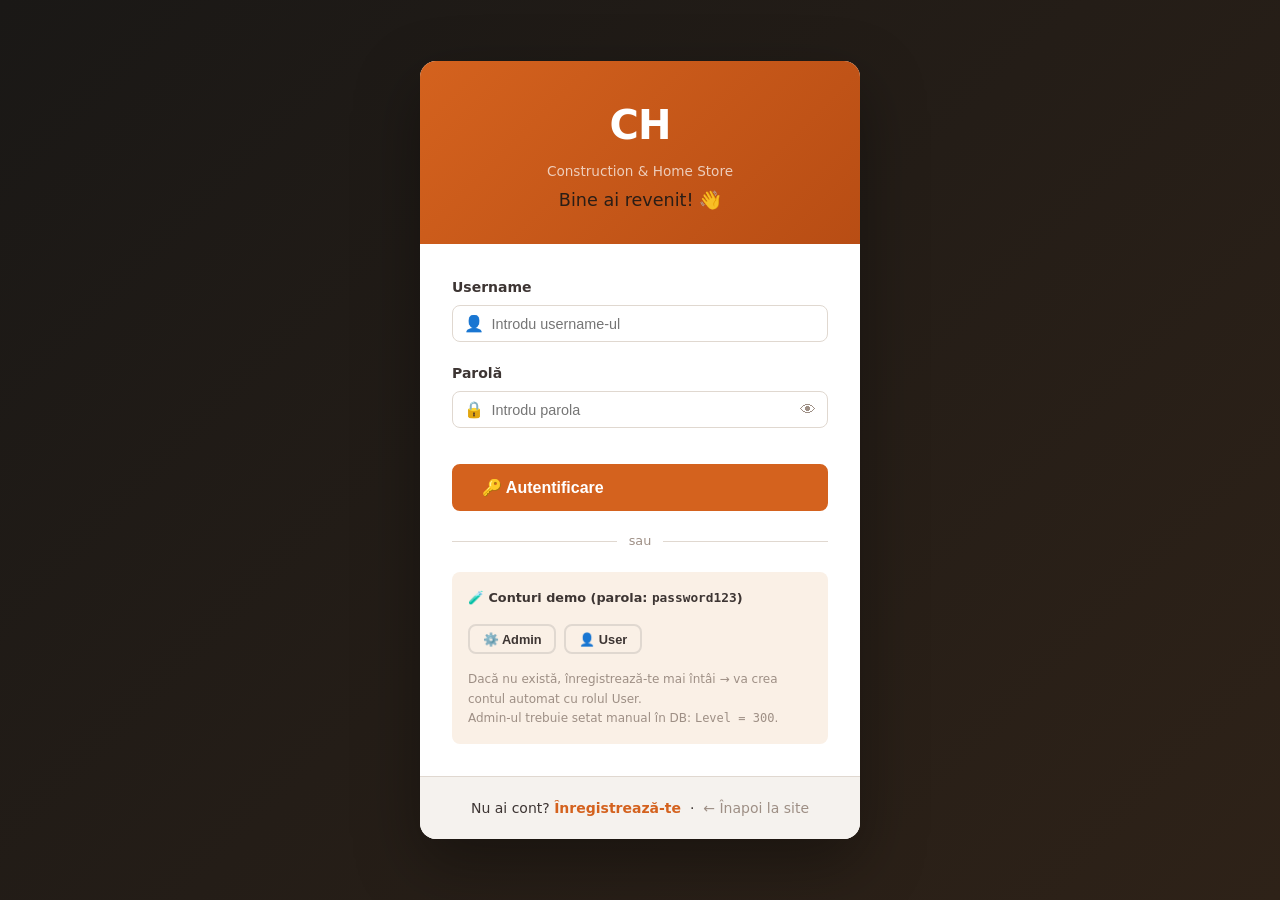
<file: CH_Store.Web/wwwroot/login.html>
<!DOCTYPE html>
<html lang="ro">
<head>
  <meta charset="UTF-8">
  <meta name="viewport" content="width=device-width, initial-scale=1.0">
  <title>Autentificare — CH Store</title>
  <link rel="stylesheet" href="css/main.css">
  <script src="js/auth.js"></script>
  <script>
    // Daca e deja autentificat, redirect la pagina anterioara / home
    if (Auth.isAuthenticated()) {
      const next = new URLSearchParams(location.search).get('redirect') || '/index.html';
      location.href = next;
    }
  </script>
  <style>
    .auth-page { min-height:100vh; display:flex; flex-direction:column; }
    .auth-center { flex:1; display:flex; align-items:center; justify-content:center; padding:2rem 1rem; background:linear-gradient(135deg,var(--dark) 0%,#2e2218 100%); }
    .auth-card { background:var(--white); border-radius:16px; box-shadow:0 24px 64px rgba(0,0,0,.35); width:100%; max-width:440px; overflow:hidden; }
    .auth-header { background:linear-gradient(135deg,var(--primary),var(--primary-h)); padding:2rem; text-align:center; color:#fff; }
    .auth-header .logo { font-size:2.5rem; font-weight:900; letter-spacing:-.02em; }
    .auth-header h2 { margin-top:.5rem; font-size:1.1rem; font-weight:400; opacity:.9; }
    .auth-body { padding:2rem; }
    .auth-footer { padding:1.25rem 2rem; background:var(--light); border-top:1px solid var(--border); text-align:center; font-size:.875rem; }
    .divider { display:flex; align-items:center; gap:.75rem; margin:1.25rem 0; color:var(--muted); font-size:.8rem; }
    .divider::before,.divider::after { content:''; flex:1; height:1px; background:var(--border); }
    .input-icon { position:relative; }
    .input-icon .form-control { padding-left:2.4rem; }
    .input-icon .icon { position:absolute; left:.75rem; top:50%; transform:translateY(-50%); color:var(--muted); font-size:1rem; pointer-events:none; }
    .password-toggle { position:absolute; right:.75rem; top:50%; transform:translateY(-50%); background:none; border:none; cursor:pointer; color:var(--muted); font-size:1rem; }
    .error-box { background:#FFF5F5; border:1px solid #FEB2B2; color:var(--danger); border-radius:var(--radius); padding:.75rem 1rem; font-size:.875rem; margin-bottom:1rem; display:none; }
  </style>
</head>
<body class="auth-page">

<div class="auth-center">
  <div class="auth-card">
    <div class="auth-header">
      <div class="logo">CH</div>
      <div style="font-size:.85rem;opacity:.7;margin-top:.25rem">Construction &amp; Home Store</div>
      <h2>Bine ai revenit! 👋</h2>
    </div>

    <div class="auth-body">
      <div class="error-box" id="error-box">⚠️ <span id="error-msg"></span></div>
      <!-- Mesaj sesiune expirata (redirect de la 401 interceptor) -->
      <div id="session-expired-box" style="display:none;background:#FFF8EE;border:1px solid #FBBE68;color:#7A4F01;border-radius:var(--radius);padding:.75rem 1rem;font-size:.875rem;margin-bottom:1rem">
        ⏱️ Sesiunea ta a expirat. Te rugăm să te autentifici din nou.
      </div>

      <form id="login-form" onsubmit="handleLogin(event)">
        <div class="form-group">
          <label class="form-label">Username</label>
          <div class="input-icon">
            <span class="icon">👤</span>
            <input type="text" class="form-control" id="username"
              placeholder="Introdu username-ul" autocomplete="username" required>
          </div>
        </div>

        <div class="form-group">
          <label class="form-label">Parolă</label>
          <div class="input-icon" style="position:relative">
            <span class="icon">🔒</span>
            <input type="password" class="form-control" id="password"
              placeholder="Introdu parola" autocomplete="current-password" required>
            <button type="button" class="password-toggle" onclick="togglePwd('password')">👁</button>
          </div>
        </div>

        <button type="submit" class="btn btn-primary w-100 btn-lg mt-2" id="submit-btn">
          🔑 Autentificare
        </button>
      </form>

      <div class="divider">sau</div>

      <!-- Demo accounts -->
      <div style="background:var(--accent-bg);border-radius:8px;padding:1rem;font-size:.8rem">
        <div class="fw-600 mb-2">🧪 Conturi demo (parola: <code>password123</code>)</div>
        <div style="display:flex;gap:.5rem;flex-wrap:wrap">
          <button class="btn btn-ghost btn-sm" onclick="fillDemo('admin','password123')">⚙️ Admin</button>
          <button class="btn btn-ghost btn-sm" onclick="fillDemo('user1','password123')">👤 User</button>
        </div>
        <div class="text-muted mt-2" style="font-size:.75rem">
          Dacă nu există, înregistrează-te mai întâi → va crea contul automat cu rolul User.<br>
          Admin-ul trebuie setat manual în DB: <code>Level = 300</code>.
        </div>
      </div>
    </div>

    <div class="auth-footer">
      Nu ai cont?
      <a href="/register.html" style="font-weight:600;color:var(--primary)">Înregistrează-te</a>
      &nbsp;·&nbsp;
      <a href="/index.html" style="color:var(--muted)">← Înapoi la site</a>
    </div>
  </div>
</div>

<div id="toast-container"></div>
<script src="js/api.js"></script>
<script>
async function handleLogin(e) {
  e.preventDefault();
  const btn = document.getElementById('submit-btn');
  btn.disabled = true;
  btn.textContent = '⏳ Se verifică...';
  hideError();

  try {
    const response = await API.auth.login({
      username: document.getElementById('username').value.trim(),
      password: document.getElementById('password').value
    });

    Auth.setSession(response);
    showToast(`Bun venit, ${response.username}! 🎉`, 'success');

    // Redirect: pagina anterioara sau home (admin → panel)
    setTimeout(() => {
      const redirect = new URLSearchParams(location.search).get('redirect');
      if (redirect && redirect !== '/login.html') {
        location.href = redirect;
      } else if (response.role === 'Admin') {
        location.href = '/admin/index.html';
      } else {
        location.href = '/index.html';
      }
    }, 600);
  } catch(err) {
    const msg = err?.data?.message || 'Username sau parolă incorectă.';
    showError(msg);
    btn.disabled = false;
    btn.textContent = '🔑 Autentificare';
  }
}

function fillDemo(username, password) {
  document.getElementById('username').value = username;
  document.getElementById('password').value = password;
}

function togglePwd(id) {
  const input = document.getElementById(id);
  input.type = input.type === 'password' ? 'text' : 'password';
}

function showError(msg) {
  document.getElementById('error-msg').textContent = msg;
  document.getElementById('error-box').style.display = 'block';
}
function hideError() {
  document.getElementById('error-box').style.display = 'none';
}

// Afiseaza mesaj sesiune expirata daca a fost redirectat cu reason=session_expired
(function() {
  const reason = new URLSearchParams(location.search).get('reason');
  if (reason === 'session_expired') {
    document.getElementById('session-expired-box').style.display = 'block';
  }
})();
</script>
</body>
</html>
</file>
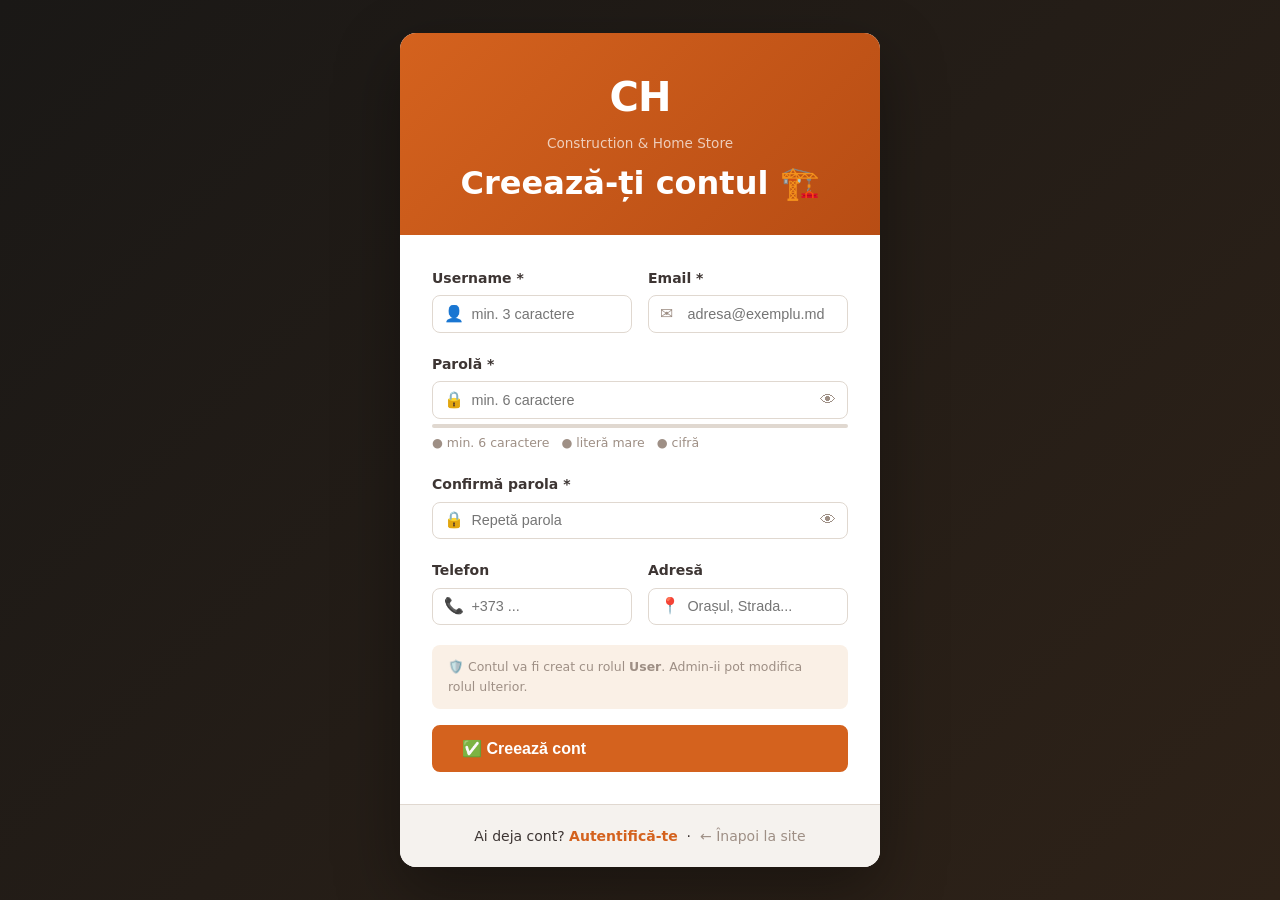
<file: CH_Store.Web/wwwroot/register.html>
<!DOCTYPE html>
<html lang="ro">
<head>
  <meta charset="UTF-8">
  <meta name="viewport" content="width=device-width, initial-scale=1.0">
  <title>Înregistrare — CH Store</title>
  <link rel="stylesheet" href="css/main.css">
  <script src="js/auth.js"></script>
  <script>
    if (Auth.isAuthenticated()) location.href = '/index.html';
  </script>
  <style>
    .auth-page { min-height:100vh; display:flex; flex-direction:column; }
    .auth-center { flex:1; display:flex; align-items:center; justify-content:center; padding:2rem 1rem; background:linear-gradient(135deg,var(--dark) 0%,#2e2218 100%); }
    .auth-card { background:var(--white); border-radius:16px; box-shadow:0 24px 64px rgba(0,0,0,.35); width:100%; max-width:480px; overflow:hidden; }
    .auth-header { background:linear-gradient(135deg,var(--primary),var(--primary-h)); padding:2rem; text-align:center; color:#fff; }
    .auth-header .logo { font-size:2.5rem; font-weight:900; letter-spacing:-.02em; }
    .auth-body { padding:2rem; }
    .auth-footer { padding:1.25rem 2rem; background:var(--light); border-top:1px solid var(--border); text-align:center; font-size:.875rem; }
    .input-icon { position:relative; }
    .input-icon .form-control { padding-left:2.4rem; }
    .input-icon .icon { position:absolute; left:.75rem; top:50%; transform:translateY(-50%); color:var(--muted); font-size:1rem; pointer-events:none; }
    .password-toggle { position:absolute; right:.75rem; top:50%; transform:translateY(-50%); background:none; border:none; cursor:pointer; color:var(--muted); font-size:1rem; }
    .error-box { background:#FFF5F5; border:1px solid #FEB2B2; color:var(--danger); border-radius:var(--radius); padding:.75rem 1rem; font-size:.875rem; margin-bottom:1rem; display:none; }
    .strength-bar { height:4px; border-radius:2px; transition:all .3s; margin-top:.35rem; }
    .req-list { font-size:.78rem; color:var(--muted); margin-top:.3rem; display:flex; flex-wrap:wrap; gap:.25rem .75rem; }
    .req-item.ok { color:var(--success); }
  </style>
</head>
<body class="auth-page">

<div class="auth-center">
  <div class="auth-card">
    <div class="auth-header">
      <div class="logo">CH</div>
      <div style="font-size:.85rem;opacity:.7;margin-top:.25rem">Construction &amp; Home Store</div>
      <h2 style="color:#fff;margin-top:.5rem">Creează-ți contul 🏗️</h2>
    </div>

    <div class="auth-body">
      <div class="error-box" id="error-box">⚠️ <span id="error-msg"></span></div>

      <form id="reg-form" onsubmit="handleRegister(event)">
        <div class="form-row">
          <div class="form-group">
            <label class="form-label">Username *</label>
            <div class="input-icon">
              <span class="icon">👤</span>
              <input type="text" class="form-control" id="username"
                placeholder="min. 3 caractere" minlength="3" maxlength="30"
                autocomplete="username" required oninput="validateForm()">
            </div>
          </div>
          <div class="form-group">
            <label class="form-label">Email *</label>
            <div class="input-icon">
              <span class="icon">✉️</span>
              <input type="email" class="form-control" id="email"
                placeholder="adresa@exemplu.md" maxlength="30"
                autocomplete="email" required oninput="validateForm()">
            </div>
          </div>
        </div>

        <div class="form-group">
          <label class="form-label">Parolă *</label>
          <div class="input-icon" style="position:relative">
            <span class="icon">🔒</span>
            <input type="password" class="form-control" id="password"
              placeholder="min. 6 caractere" minlength="6"
              autocomplete="new-password" required oninput="checkStrength()">
            <button type="button" class="password-toggle" onclick="togglePwd('password')">👁</button>
          </div>
          <div class="strength-bar" id="strength-bar" style="background:var(--border)"></div>
          <div class="req-list">
            <span class="req-item" id="req-len">● min. 6 caractere</span>
            <span class="req-item" id="req-upper">● literă mare</span>
            <span class="req-item" id="req-digit">● cifră</span>
          </div>
        </div>

        <div class="form-group">
          <label class="form-label">Confirmă parola *</label>
          <div class="input-icon" style="position:relative">
            <span class="icon">🔒</span>
            <input type="password" class="form-control" id="confirm"
              placeholder="Repetă parola"
              autocomplete="new-password" required oninput="validateForm()">
            <button type="button" class="password-toggle" onclick="togglePwd('confirm')">👁</button>
          </div>
          <div id="match-msg" style="font-size:.78rem;margin-top:.25rem"></div>
        </div>

        <div class="form-row">
          <div class="form-group">
            <label class="form-label">Telefon</label>
            <div class="input-icon">
              <span class="icon">📞</span>
              <input type="text" class="form-control" id="phone" placeholder="+373 ..." maxlength="30">
            </div>
          </div>
          <div class="form-group">
            <label class="form-label">Adresă</label>
            <div class="input-icon">
              <span class="icon">📍</span>
              <input type="text" class="form-control" id="address" placeholder="Orașul, Strada...">
            </div>
          </div>
        </div>

        <div style="background:var(--accent-bg);border-radius:8px;padding:.75rem 1rem;font-size:.78rem;color:var(--muted);margin-bottom:1rem">
          🛡️ Contul va fi creat cu rolul <strong>User</strong>. Admin-ii pot modifica rolul ulterior.
        </div>

        <button type="submit" class="btn btn-primary w-100 btn-lg" id="submit-btn">
          ✅ Creează cont
        </button>
      </form>
    </div>

    <div class="auth-footer">
      Ai deja cont?
      <a href="/login.html" style="font-weight:600;color:var(--primary)">Autentifică-te</a>
      &nbsp;·&nbsp;
      <a href="/index.html" style="color:var(--muted)">← Înapoi la site</a>
    </div>
  </div>
</div>

<div id="toast-container"></div>
<script src="js/api.js"></script>
<script>
async function handleRegister(e) {
  e.preventDefault();
  const pwd = document.getElementById('password').value;
  const confirm = document.getElementById('confirm').value;

  if (pwd !== confirm) {
    showError('Parolele nu coincid.');
    return;
  }

  const btn = document.getElementById('submit-btn');
  btn.disabled = true;
  btn.textContent = '⏳ Se creează contul...';
  hideError();

  try {
    const response = await API.auth.register({
      username: document.getElementById('username').value.trim(),
      email:    document.getElementById('email').value.trim(),
      password: pwd,
      phone:    document.getElementById('phone').value.trim() || null,
      address:  document.getElementById('address').value.trim() || null,
    });

    Auth.setSession(response);
    showToast(`Cont creat cu succes! Bun venit, ${response.username}! 🎉`, 'success');

    setTimeout(() => { location.href = '/index.html'; }, 700);
  } catch(err) {
    const msg = err?.data?.message || 'Eroare la înregistrare.';
    showError(msg);
    btn.disabled = false;
    btn.textContent = '✅ Creează cont';
  }
}

function checkStrength() {
  const pwd = document.getElementById('password').value;
  const hasLen   = pwd.length >= 6;
  const hasUpper = /[A-Z]/.test(pwd);
  const hasDigit = /[0-9]/.test(pwd);
  const score    = [hasLen, hasUpper, hasDigit].filter(Boolean).length;

  const bar    = document.getElementById('strength-bar');
  const colors = ['#f87171','#fb923c','#4ade80'];
  const widths = ['33%','66%','100%'];
  bar.style.background = colors[score - 1] || 'var(--border)';
  bar.style.width      = widths[score - 1] || '0%';

  toggle('req-len',   hasLen);
  toggle('req-upper', hasUpper);
  toggle('req-digit', hasDigit);

  validateForm();
}

function toggle(id, ok) {
  const el = document.getElementById(id);
  el.classList.toggle('ok', ok);
}

function validateForm() {
  const pwd = document.getElementById('password').value;
  const confirm = document.getElementById('confirm').value;
  const matchEl = document.getElementById('match-msg');
  if (confirm.length > 0) {
    matchEl.textContent = pwd === confirm ? '✅ Parolele coincid' : '❌ Parolele nu coincid';
    matchEl.style.color = pwd === confirm ? 'var(--success)' : 'var(--danger)';
  } else {
    matchEl.textContent = '';
  }
}

function togglePwd(id) {
  const input = document.getElementById(id);
  input.type = input.type === 'password' ? 'text' : 'password';
}

function showError(msg) {
  document.getElementById('error-msg').textContent = msg;
  document.getElementById('error-box').style.display = 'block';
}
function hideError() {
  document.getElementById('error-box').style.display = 'none';
}
</script>
</body>
</html>
</file>
<file: CH_Store.Web/wwwroot/css/main.css>
/* ═══════════════════════════════════════════════════════════════
   CH Store — Industrial Warm Palette
   ═══════════════════════════════════════════════════════════════ */
:root {
  --primary:      #D4621E;
  --primary-h:    #B84D14;
  --dark:         #1A1816;
  --text:         #3D3533;
  --light:        #F5F2EE;
  --white:        #FFFFFF;
  --accent-bg:    #FAF0E6;
  --border:       #E0D8D0;
  --success:      #2E7D32;
  --warning:      #E65100;
  --danger:       #C62828;
  --muted:        #9E8F85;
  --radius:       8px;
  --shadow:       0 2px 12px rgba(0,0,0,.10);
  --shadow-lg:    0 8px 32px rgba(0,0,0,.14);
  --transition:   .18s ease;
  --header-h:     64px;
}

*,*::before,*::after { box-sizing:border-box; margin:0; padding:0; }
html { scroll-behavior:smooth; }

body {
  font-family: 'Segoe UI', system-ui, -apple-system, sans-serif;
  color: var(--text);
  background: var(--light);
  line-height: 1.6;
  min-height: 100vh;
}

a { color: var(--primary); text-decoration: none; transition: color var(--transition); }
a:hover { color: var(--primary-h); }
img { max-width:100%; display:block; }

/* ── Typography ─────────────────────────────────────────────── */
h1,h2,h3,h4,h5 { line-height:1.25; font-weight:700; color:var(--dark); }
h1 { font-size:clamp(1.8rem,4vw,2.8rem); }
h2 { font-size:clamp(1.4rem,3vw,2rem); }
h3 { font-size:1.25rem; }

/* ── Layout Helpers ─────────────────────────────────────────── */
.container { max-width:1200px; margin:0 auto; padding:0 1.5rem; }
.section    { padding:4rem 0; }
.grid-2     { display:grid; grid-template-columns:repeat(2,1fr); gap:1.5rem; }
.grid-3     { display:grid; grid-template-columns:repeat(3,1fr); gap:1.5rem; }
.grid-4     { display:grid; grid-template-columns:repeat(4,1fr); gap:1.5rem; }
.flex       { display:flex; align-items:center; }
.flex-between { display:flex; align-items:center; justify-content:space-between; }
.gap-1 { gap:.5rem; } .gap-2 { gap:1rem; } .gap-3 { gap:1.5rem; }
.mt-1{margin-top:.5rem} .mt-2{margin-top:1rem} .mt-3{margin-top:1.5rem} .mt-4{margin-top:2rem}
.mb-1{margin-bottom:.5rem} .mb-2{margin-bottom:1rem} .mb-3{margin-bottom:1.5rem}
.text-center{text-align:center} .text-right{text-align:right} .text-muted{color:var(--muted)}
.text-primary{color:var(--primary)} .text-danger{color:var(--danger)} .text-success{color:var(--success)}
.fw-bold{font-weight:700} .fw-600{font-weight:600}
.w-100{width:100%}
.d-none{display:none!important}

/* ── Buttons ────────────────────────────────────────────────── */
.btn {
  display:inline-flex; align-items:center; gap:.45rem;
  padding:.55rem 1.25rem; border-radius:var(--radius);
  font-size:.9rem; font-weight:600; border:2px solid transparent;
  cursor:pointer; transition:all var(--transition); white-space:nowrap;
}
.btn-primary { background:var(--primary); color:#fff; border-color:var(--primary); }
.btn-primary:hover { background:var(--primary-h); border-color:var(--primary-h); color:#fff; }
.btn-outline { background:transparent; color:var(--primary); border-color:var(--primary); }
.btn-outline:hover { background:var(--primary); color:#fff; }
.btn-dark { background:var(--dark); color:#fff; border-color:var(--dark); }
.btn-dark:hover { background:#2e2b28; border-color:#2e2b28; color:#fff; }
.btn-ghost { background:transparent; color:var(--text); border-color:var(--border); }
.btn-ghost:hover { border-color:var(--primary); color:var(--primary); }
.btn-danger { background:var(--danger); color:#fff; border-color:var(--danger); }
.btn-danger:hover { background:#a81f1f; border-color:#a81f1f; color:#fff; }
.btn-success { background:var(--success); color:#fff; border-color:var(--success); }
.btn-success:hover { background:#1b5e20; color:#fff; }
.btn-sm { padding:.35rem .8rem; font-size:.8rem; }
.btn-lg { padding:.75rem 1.75rem; font-size:1rem; }
.btn:disabled { opacity:.5; cursor:not-allowed; }
.btn-icon { padding:.5rem; border-radius:50%; }

/* ── Cards ──────────────────────────────────────────────────── */
.card {
  background:var(--white); border-radius:var(--radius);
  border:1px solid var(--border); box-shadow:var(--shadow);
  overflow:hidden; transition:box-shadow var(--transition);
}
.card:hover { box-shadow:var(--shadow-lg); }
.card-body { padding:1.25rem; }
.card-header { padding:1rem 1.25rem; border-bottom:1px solid var(--border); font-weight:600; }
.card-footer { padding:1rem 1.25rem; border-top:1px solid var(--border); background:var(--light); }

/* ── Product Card ───────────────────────────────────────────── */
.product-card { cursor:pointer; }
.product-card .product-img {
  aspect-ratio:4/3; background:var(--accent-bg);
  display:flex; align-items:center; justify-content:center;
  font-size:3rem; color:var(--primary);
}
.product-card .product-body { padding:1rem; }
.product-card .product-name { font-weight:600; font-size:.95rem; margin-bottom:.25rem; }
.product-card .product-cat  { font-size:.75rem; color:var(--muted); text-transform:uppercase; letter-spacing:.05em; }
.product-card .product-price { font-size:1.1rem; font-weight:700; color:var(--primary); margin:.5rem 0; }
.product-card .product-stock { font-size:.78rem; }
.product-card .product-actions { padding:.75rem 1rem 1rem; border-top:1px solid var(--border); display:flex; gap:.5rem; }

/* ── Stat Cards ─────────────────────────────────────────────── */
.stat-card {
  background:var(--white); border-radius:var(--radius);
  border:1px solid var(--border); padding:1.25rem 1.5rem;
  display:flex; align-items:center; gap:1rem;
}
.stat-card .stat-icon {
  width:52px; height:52px; border-radius:12px;
  background:var(--accent-bg); color:var(--primary);
  display:flex; align-items:center; justify-content:center; font-size:1.5rem; flex-shrink:0;
}
.stat-card .stat-value { font-size:1.6rem; font-weight:700; color:var(--dark); line-height:1; }
.stat-card .stat-label { font-size:.8rem; color:var(--muted); margin-top:.2rem; }
.stat-card.accent { border-left:4px solid var(--primary); }

/* ── Forms ──────────────────────────────────────────────────── */
.form-group { margin-bottom:1.25rem; }
.form-label { display:block; font-size:.875rem; font-weight:600; margin-bottom:.4rem; color:var(--text); }
.form-control {
  width:100%; padding:.6rem .9rem; border:1px solid var(--border);
  border-radius:var(--radius); font-size:.9rem; background:var(--white);
  color:var(--text); transition:border-color var(--transition);
  outline:none;
}
.form-control:focus { border-color:var(--primary); box-shadow:0 0 0 3px rgba(212,98,30,.12); }
select.form-control { appearance:none; background-image:url("data:image/svg+xml,%3Csvg xmlns='http://www.w3.org/2000/svg' width='12' height='8'%3E%3Cpath d='M1 1l5 5 5-5' stroke='%239E8F85' fill='none' stroke-width='1.5'/%3E%3C/svg%3E"); background-repeat:no-repeat; background-position:right .8rem center; padding-right:2.2rem; }
textarea.form-control { resize:vertical; min-height:90px; }
.form-row { display:grid; grid-template-columns:1fr 1fr; gap:1rem; }

/* ── Badges ─────────────────────────────────────────────────── */
.badge {
  display:inline-flex; align-items:center; padding:.2rem .6rem;
  border-radius:999px; font-size:.72rem; font-weight:600; letter-spacing:.02em;
}
.badge-primary { background:rgba(212,98,30,.12); color:var(--primary); }
.badge-success { background:rgba(46,125,50,.12); color:var(--success); }
.badge-warning { background:rgba(230,81,0,.12); color:var(--warning); }
.badge-danger  { background:rgba(198,40,40,.12); color:var(--danger); }
.badge-dark    { background:var(--dark); color:#fff; }
.badge-muted   { background:var(--border); color:var(--muted); }

/* ── Tables ─────────────────────────────────────────────────── */
.table-wrap { overflow-x:auto; border-radius:var(--radius); border:1px solid var(--border); }
table { width:100%; border-collapse:collapse; font-size:.875rem; }
table th { background:var(--light); padding:.75rem 1rem; text-align:left; font-weight:600; font-size:.78rem; text-transform:uppercase; letter-spacing:.05em; color:var(--muted); border-bottom:1px solid var(--border); white-space:nowrap; }
table td { padding:.75rem 1rem; border-bottom:1px solid var(--border); vertical-align:middle; }
table tbody tr:last-child td { border-bottom:none; }
table tbody tr:hover { background:var(--accent-bg); }

/* ── Navbar ─────────────────────────────────────────────────── */
.navbar {
  position:sticky; top:0; z-index:100;
  background:var(--dark); height:var(--header-h);
  display:flex; align-items:center; padding:0 1.5rem;
  box-shadow:0 2px 16px rgba(0,0,0,.3);
}
.navbar .brand { display:flex; align-items:center; gap:.6rem; }
.navbar .brand-logo { font-size:1.5rem; font-weight:900; color:var(--primary); letter-spacing:-.02em; }
.navbar .brand-name { color:#fff; font-weight:600; font-size:1.05rem; }
.navbar nav { display:flex; gap:.25rem; margin-left:auto; align-items:center; }
.navbar nav a { color:#c8bfb8; font-size:.9rem; padding:.4rem .75rem; border-radius:6px; transition:all var(--transition); }
.navbar nav a:hover, .navbar nav a.active { color:#fff; background:rgba(255,255,255,.08); }
.navbar .cart-btn {
  background:var(--primary); color:#fff; padding:.4rem 1rem;
  border-radius:6px; font-weight:600; font-size:.9rem;
  display:flex; align-items:center; gap:.4rem; margin-left:.5rem;
  transition:background var(--transition);
}
.navbar .cart-btn:hover { background:var(--primary-h); color:#fff; }
.navbar .cart-badge {
  background:#fff; color:var(--primary); border-radius:999px;
  font-size:.7rem; font-weight:700; padding:.05rem .35rem; line-height:1.4;
}

/* ── Hero ───────────────────────────────────────────────────── */
.hero {
  background:linear-gradient(135deg, var(--dark) 55%, #2e2520 100%);
  color:#fff; padding:5rem 0 4rem; position:relative; overflow:hidden;
}
.hero::before {
  content:''; position:absolute; right:-5%; top:-10%;
  width:55%; height:120%; background:rgba(212,98,30,.06);
  transform:rotate(-8deg); border-radius:40px;
}
.hero .hero-label { font-size:.8rem; text-transform:uppercase; letter-spacing:.12em; color:var(--primary); font-weight:600; margin-bottom:.75rem; }
.hero h1 { color:#fff; margin-bottom:1rem; }
.hero p { color:#c8bfb8; font-size:1.1rem; max-width:520px; margin-bottom:2rem; }
.hero-actions { display:flex; gap:1rem; flex-wrap:wrap; }
.hero-badge { display:inline-flex; align-items:center; gap:.5rem; background:rgba(255,255,255,.06); border:1px solid rgba(255,255,255,.1); border-radius:999px; padding:.4rem 1rem; font-size:.8rem; color:#c8bfb8; margin-top:2.5rem; }

/* ── Categories ─────────────────────────────────────────────── */
.cat-card {
  background:var(--white); border:1px solid var(--border); border-radius:var(--radius);
  padding:1.5rem; text-align:center; cursor:pointer;
  transition:all var(--transition);
}
.cat-card:hover { border-color:var(--primary); transform:translateY(-2px); box-shadow:var(--shadow-lg); }
.cat-card .cat-icon { font-size:2.2rem; margin-bottom:.75rem; }
.cat-card .cat-name { font-weight:600; font-size:.9rem; }
.cat-card .cat-count { font-size:.78rem; color:var(--muted); }

/* ── Section title ──────────────────────────────────────────── */
.section-title { margin-bottom:2rem; }
.section-title h2 { margin-bottom:.4rem; }
.section-title p { color:var(--muted); }
.section-title .title-line { width:48px; height:3px; background:var(--primary); border-radius:2px; margin-top:.6rem; }

/* ── Cart Table ─────────────────────────────────────────────── */
.cart-qty { display:flex; align-items:center; gap:.5rem; }
.cart-qty input { width:60px; text-align:center; }
.cart-total-box { background:var(--accent-bg); border:1px solid var(--border); border-radius:var(--radius); padding:1.5rem; }
.cart-total-box .total-row { display:flex; justify-content:space-between; padding:.5rem 0; }
.cart-total-box .total-row.grand { border-top:2px solid var(--border); margin-top:.5rem; padding-top:.75rem; font-size:1.1rem; font-weight:700; }

/* ── Checkout ───────────────────────────────────────────────── */
.checkout-grid { display:grid; grid-template-columns:1fr 380px; gap:2rem; align-items:start; }
.delivery-options { display:grid; grid-template-columns:repeat(2,1fr); gap:.75rem; }
.delivery-opt {
  border:2px solid var(--border); border-radius:var(--radius);
  padding:.9rem; cursor:pointer; transition:all var(--transition);
}
.delivery-opt:hover { border-color:var(--primary); }
.delivery-opt.selected { border-color:var(--primary); background:var(--accent-bg); }
.delivery-opt .d-name { font-weight:600; font-size:.9rem; }
.delivery-opt .d-cost { color:var(--primary); font-weight:700; font-size:.9rem; }
.delivery-opt .d-days { font-size:.75rem; color:var(--muted); }
.payment-options { display:flex; flex-direction:column; gap:.5rem; }
.payment-opt {
  border:2px solid var(--border); border-radius:var(--radius);
  padding:.75rem 1rem; cursor:pointer; display:flex; align-items:center; gap:.75rem;
  transition:all var(--transition);
}
.payment-opt:hover { border-color:var(--primary); }
.payment-opt.selected { border-color:var(--primary); background:var(--accent-bg); }
.payment-opt input[type=radio] { accent-color:var(--primary); }

/* ── Admin Sidebar ──────────────────────────────────────────── */
.admin-layout { display:flex; min-height:calc(100vh - var(--header-h)); }
.admin-sidebar {
  width:240px; flex-shrink:0; background:var(--dark);
  padding:1.5rem 0; position:sticky; top:var(--header-h); height:calc(100vh - var(--header-h)); overflow-y:auto;
}
.admin-sidebar .sidebar-section { padding:.25rem 1.5rem; margin-bottom:.25rem; font-size:.7rem; text-transform:uppercase; letter-spacing:.1em; color:#6b6058; font-weight:600; }
.admin-sidebar a {
  display:flex; align-items:center; gap:.75rem;
  padding:.6rem 1.5rem; color:#a09890; font-size:.875rem;
  transition:all var(--transition); border-left:3px solid transparent;
}
.admin-sidebar a:hover, .admin-sidebar a.active {
  color:#fff; background:rgba(255,255,255,.06); border-left-color:var(--primary);
}
.admin-sidebar a .nav-icon { font-size:1.1rem; width:20px; text-align:center; }
.admin-main { flex:1; padding:2rem; min-width:0; }

/* ── Page Header ────────────────────────────────────────────── */
.page-header { margin-bottom:2rem; }
.page-header h1 { font-size:1.6rem; }
.page-header p { color:var(--muted); margin-top:.25rem; }

/* ── Modal ──────────────────────────────────────────────────── */
.modal-overlay {
  position:fixed; inset:0; background:rgba(0,0,0,.55);
  display:flex; align-items:center; justify-content:center; z-index:200; padding:1rem;
}
.modal {
  background:var(--white); border-radius:12px; box-shadow:var(--shadow-lg);
  width:100%; max-width:560px; max-height:90vh; overflow-y:auto;
  animation:modal-in .2s ease;
}
@keyframes modal-in { from { transform:scale(.95); opacity:0; } to { transform:scale(1); opacity:1; } }
.modal-header { padding:1.25rem 1.5rem; border-bottom:1px solid var(--border); display:flex; align-items:center; justify-content:space-between; }
.modal-header h3 { font-size:1.1rem; }
.modal-body { padding:1.5rem; }
.modal-footer { padding:1rem 1.5rem; border-top:1px solid var(--border); display:flex; justify-content:flex-end; gap:.75rem; }
.modal-close { background:none; border:none; font-size:1.4rem; cursor:pointer; color:var(--muted); line-height:1; padding:.2rem; }
.modal-close:hover { color:var(--text); }

/* ── Toast ──────────────────────────────────────────────────── */
#toast-container { position:fixed; bottom:1.5rem; right:1.5rem; z-index:300; display:flex; flex-direction:column; gap:.5rem; }
.toast {
  background:var(--dark); color:#fff; padding:.75rem 1.25rem;
  border-radius:var(--radius); font-size:.875rem; max-width:340px;
  display:flex; align-items:center; gap:.75rem;
  box-shadow:var(--shadow-lg); animation:toast-in .25s ease;
  border-left:4px solid var(--primary);
}
.toast.success { border-left-color:var(--success); }
.toast.error   { border-left-color:var(--danger); }
.toast.warning { border-left-color:var(--warning); }
@keyframes toast-in { from { transform:translateX(40px); opacity:0; } to { transform:translateX(0); opacity:1; } }

/* ── Empty State ────────────────────────────────────────────── */
.empty-state { text-align:center; padding:4rem 2rem; color:var(--muted); }
.empty-state .empty-icon { font-size:3.5rem; margin-bottom:1rem; }
.empty-state h3 { color:var(--text); margin-bottom:.5rem; }

/* ── Footer ─────────────────────────────────────────────────── */
footer {
  background:var(--dark); color:#a09890;
  padding:2.5rem 0; margin-top:auto;
}
footer .footer-grid { display:grid; grid-template-columns:2fr 1fr 1fr; gap:2rem; }
footer h4 { color:#fff; margin-bottom:1rem; font-size:.9rem; }
footer a { color:#a09890; font-size:.875rem; }
footer a:hover { color:var(--primary); }
footer p { font-size:.875rem; }
footer .footer-bottom { margin-top:2rem; padding-top:1.5rem; border-top:1px solid rgba(255,255,255,.06); font-size:.78rem; display:flex; justify-content:space-between; }
footer .brand-logo { color:var(--primary); font-size:1.8rem; font-weight:900; }

/* ── Pagination ─────────────────────────────────────────────── */
.pagination { display:flex; gap:.4rem; align-items:center; justify-content:center; margin-top:1.5rem; }
.pagination .page-btn {
  width:36px; height:36px; display:flex; align-items:center; justify-content:center;
  border-radius:var(--radius); border:1px solid var(--border); cursor:pointer;
  font-size:.875rem; background:var(--white); transition:all var(--transition);
}
.pagination .page-btn:hover { border-color:var(--primary); color:var(--primary); }
.pagination .page-btn.active { background:var(--primary); color:#fff; border-color:var(--primary); }

/* ── Loading ────────────────────────────────────────────────── */
.spinner { display:inline-block; width:32px; height:32px; border:3px solid var(--border); border-top-color:var(--primary); border-radius:50%; animation:spin .7s linear infinite; }
@keyframes spin { to { transform:rotate(360deg); } }
.loading-block { display:flex; align-items:center; justify-content:center; padding:3rem; }

/* ── Filters bar ────────────────────────────────────────────── */
.filters-bar { display:flex; gap:.75rem; flex-wrap:wrap; align-items:center; background:var(--white); padding:1rem 1.25rem; border-radius:var(--radius); border:1px solid var(--border); margin-bottom:1.5rem; }
.filters-bar .form-control { max-width:200px; margin-bottom:0; }
.filter-chip { padding:.3rem .75rem; border-radius:999px; border:1px solid var(--border); font-size:.8rem; cursor:pointer; transition:all var(--transition); background:var(--white); }
.filter-chip:hover,.filter-chip.active { background:var(--primary); color:#fff; border-color:var(--primary); }

/* ── Status badges ──────────────────────────────────────────── */
.status-New          { background:#E3F2FD; color:#1565C0; }
.status-Processing   { background:#E8F5E9; color:#2E7D32; }
.status-Shipped      { background:#FFF8E1; color:#F57F17; }
.status-Delivered    { background:#E8F5E9; color:#1B5E20; }
.status-Cancelled    { background:#FFEBEE; color:#C62828; }
.status-PendingApproval { background:rgba(212,98,30,.1); color:var(--primary); }
.status-PaymentFailed   { background:#FFEBEE; color:#C62828; }

/* ── Mini bar chart ─────────────────────────────────────────── */
.bar-chart { display:flex; align-items:flex-end; gap:4px; height:80px; }
.bar-chart .bar { flex:1; background:var(--primary); border-radius:3px 3px 0 0; min-height:4px; transition:height .3s ease; opacity:.8; }
.bar-chart .bar:hover { opacity:1; }

/* ── Responsive ─────────────────────────────────────────────── */
@media (max-width:900px) {
  .grid-4 { grid-template-columns:repeat(2,1fr); }
  .grid-3 { grid-template-columns:repeat(2,1fr); }
  .checkout-grid { grid-template-columns:1fr; }
  .admin-layout { flex-direction:column; }
  .admin-sidebar { width:100%; height:auto; position:static; display:flex; flex-wrap:wrap; padding:.5rem; gap:.25rem; }
  .admin-sidebar .sidebar-section { display:none; }
  .admin-sidebar a { padding:.5rem .75rem; border-left:none; border-bottom:2px solid transparent; }
  .admin-sidebar a.active { border-bottom-color:var(--primary); }
  footer .footer-grid { grid-template-columns:1fr 1fr; }
}
@media (max-width:600px) {
  .grid-2,.grid-3,.grid-4 { grid-template-columns:1fr; }
  .form-row { grid-template-columns:1fr; }
  .hero { padding:3rem 0 2.5rem; }
  .filters-bar { flex-direction:column; align-items:stretch; }
  .filters-bar .form-control { max-width:100%; }
  .navbar .brand-name { display:none; }
  footer .footer-grid { grid-template-columns:1fr; }
}
</file>
